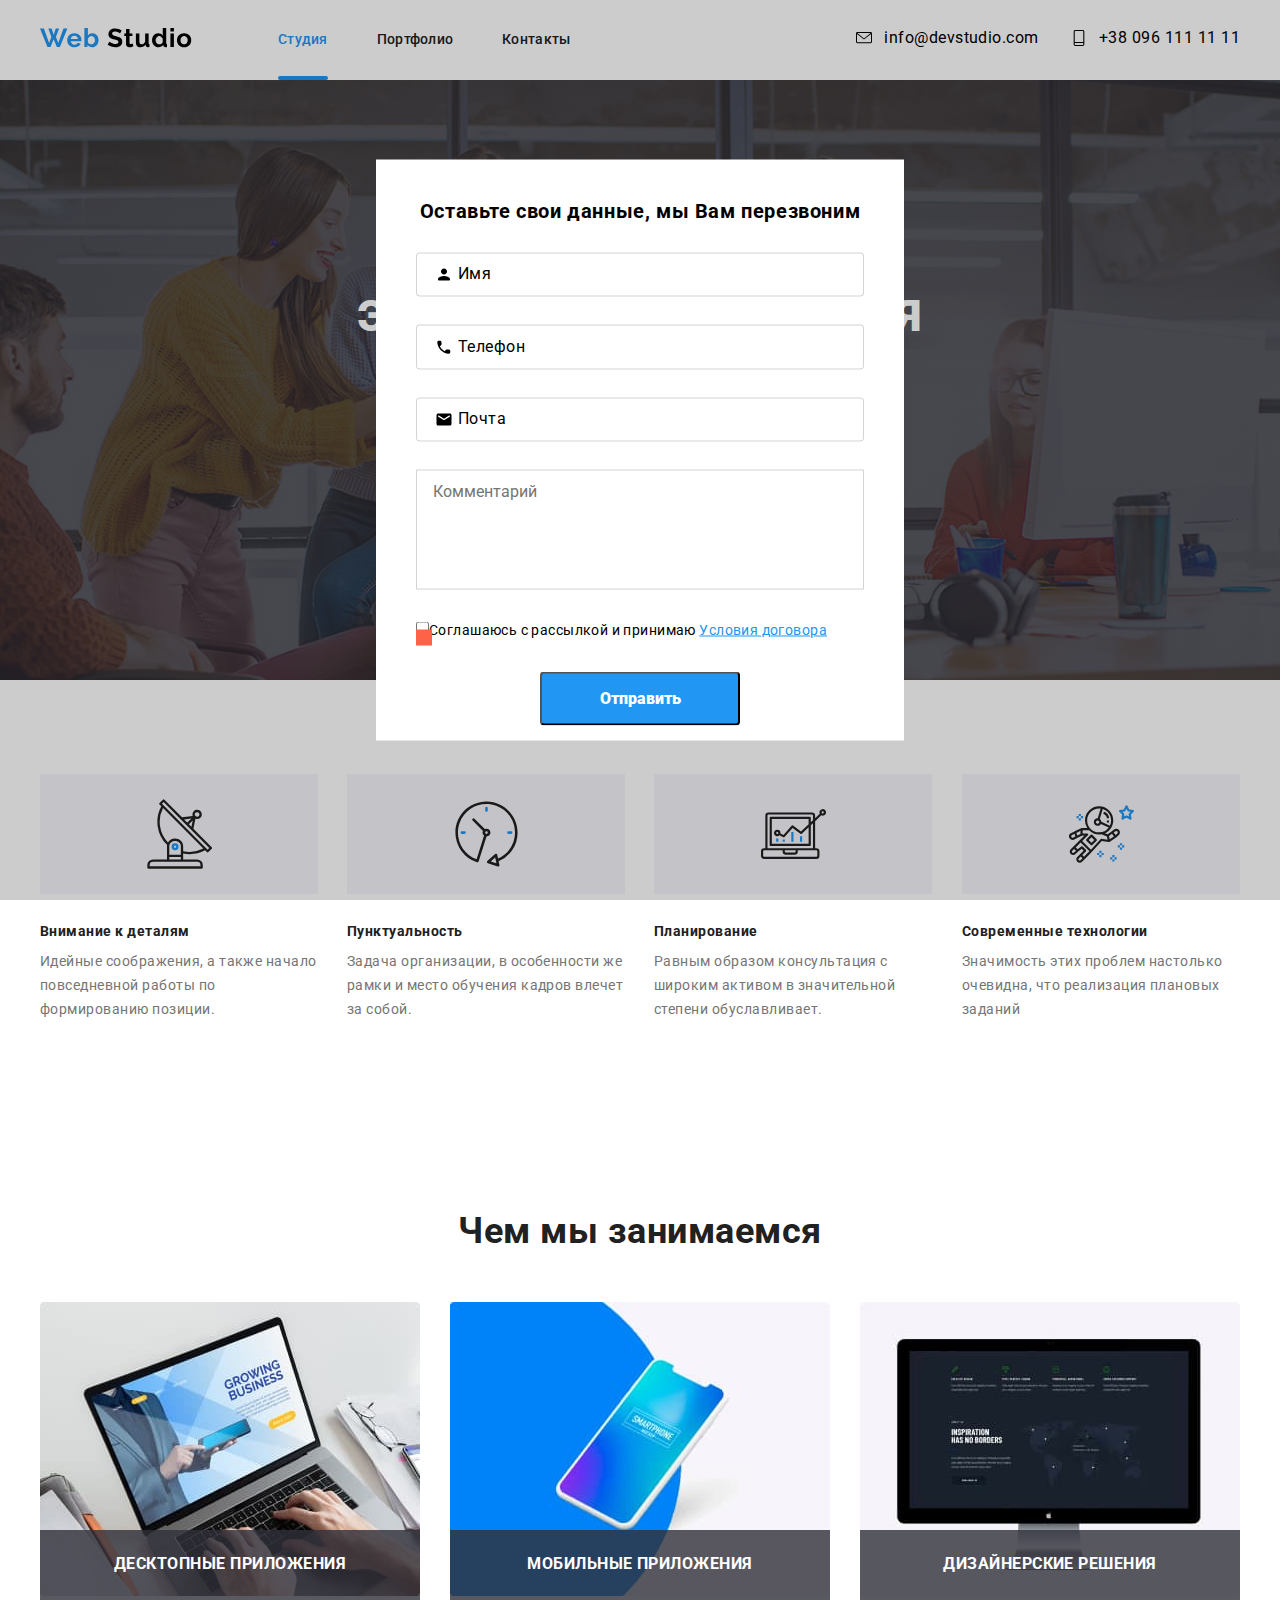
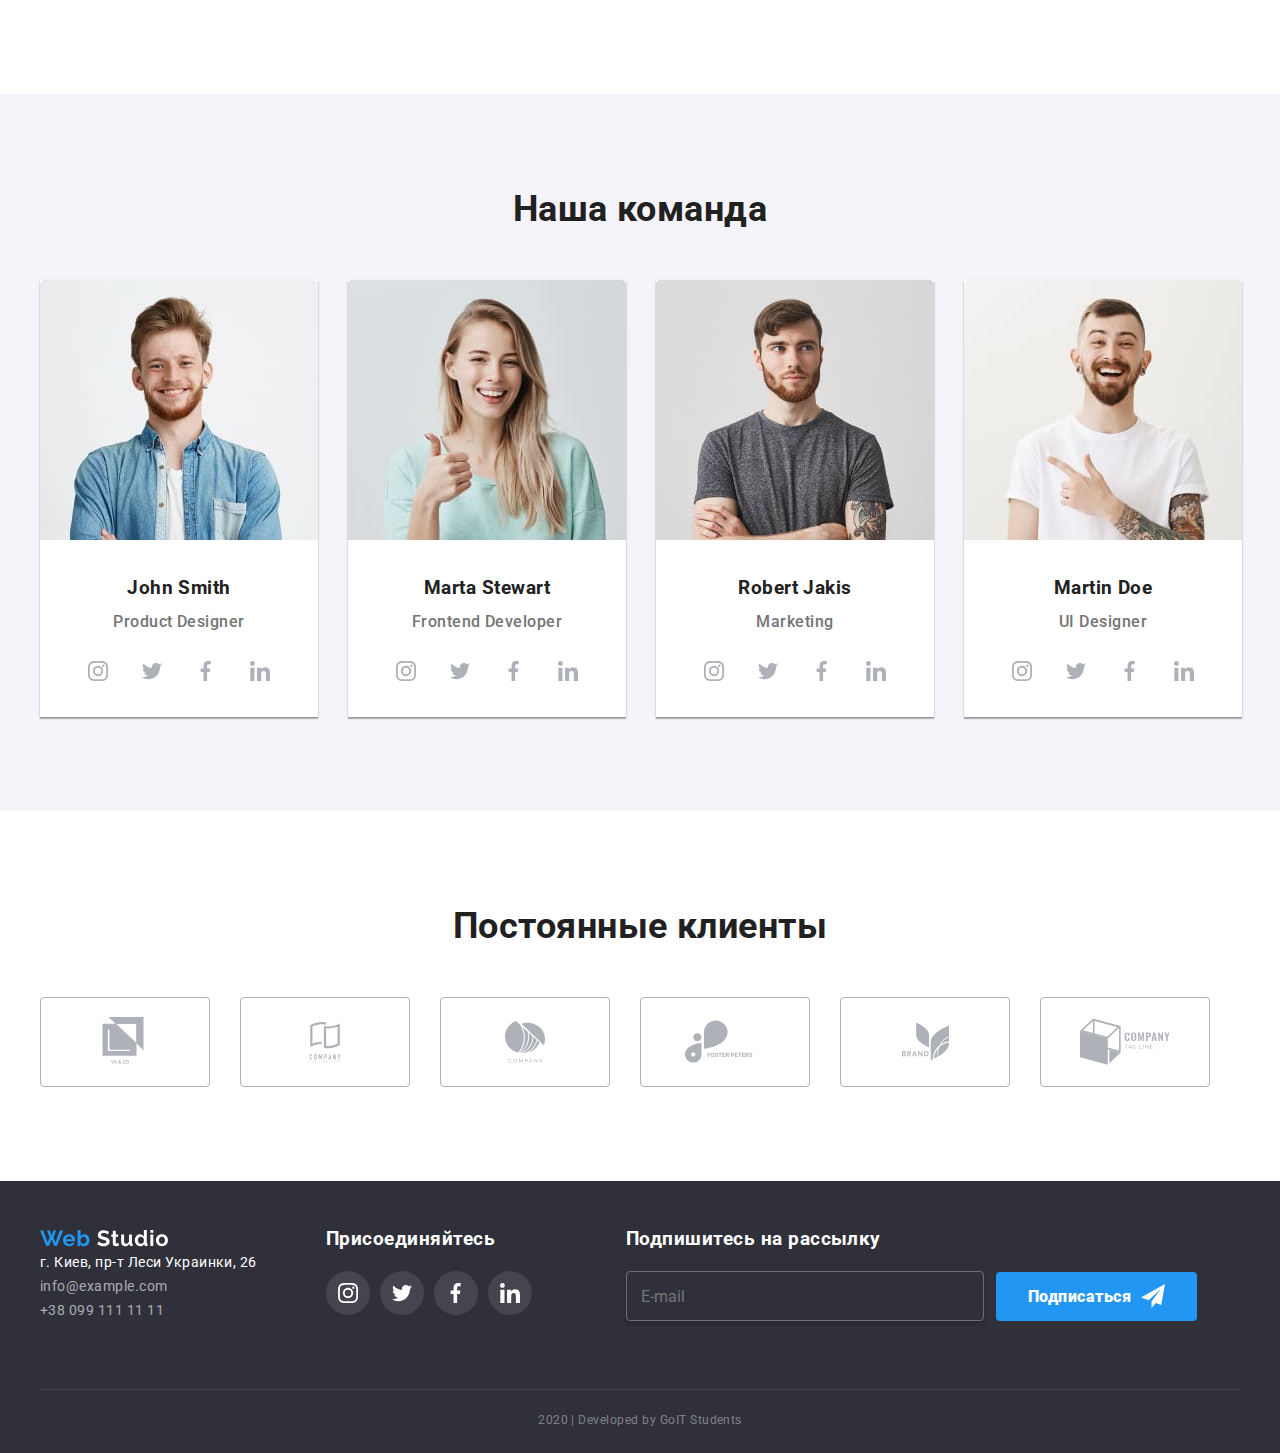
<file: index.html>
<!DOCTYPE html>
<html lang="ru">
  <head>
    <meta charset="UTF-8" />
    <meta name="viewport" content="width=device-width, initial-scale=1.0" />
    <title>Web Studio | Main</title>
    <link
      href="https://fonts.googleapis.com/css2?family=Roboto:wght@400;500;700;900&display=swap"
      rel="stylesheet"
    />
    <link
      rel="stylesheet"
      href="https://cdnjs.cloudflare.com/ajax/libs/modern-normalize/0.6.0/modern-normalize.min.css"
    />
    <link rel="stylesheet" href="./css/styles.css" />
  </head>
  <body>
    <header class="page-header">
      <nav class="container main-nav">
        <a href="./index.html">
          <img src="./images/logo.svg" alt="Логотип" />
        </a>
        <ul class="site-nav list">
          <li class="item">
            <a class="link current" href="./index.html">Студия</a>
          </li>
          <li class="item">
            <a class="link" href="./portfolio.html">Портфолио</a>
          </li>
          <li class="item">
            <a class="link" href="">Контакты</a>
          </li>
        </ul>
        <ul class="auth-nav">
          <li class="item">
            
            <a class="auth-icon" href="mailto:info@devstudio.com">
               <svg class="auth">
              <use href="./images/optimized/sprite.svg#icon-mail"></use>
            </svg> info@devstudio.com</a>
          </li>
          <li class="item">
            <a class="auth-icon" href="Tel:+380961111111"><svg class="auth">
              <use href="./images/optimized/sprite.svg#icon-phone"></use>
            </svg>+38 096 111 11 11</a>
          </li>
        </ul>
      </nav>
    </header>
    <main>
      <!--Герой-->
      <section class="hero">
        <h1 class="title">ЭФФЕКТИВНЫЕ РЕШЕНИЯ </br> ДЛЯ ВАШЕГО БИЗНЕСА</h1>
        <a class="button" href="">Заказать услугу</a>
      </section>
      <!--Наши преимущества-->
      <div class="container">
        <section class="section">
          <h2 class="hidden">Наши преимущества</h2>
          <ul class="features main-features">
            <li class="item">
              <div class="box">
                <svg class="icon" width="65" height="70">
                  <use href="./images/optimized/sprite.svg#icon-details"></use>
                </svg>
              </div>
              <h3 class="title">Внимание к деталям</h3>
              <p class="description">
                Идейные соображения, а также начало повседневной работы по
                формированию позиции.
              </p>
            </li>
            <li class="item">
              <div class="box">
                <svg class="icon" width="65" height="70">
                  <use href="./images/optimized/sprite.svg#icon-punctuality"></use>
                </svg>
              </div>
              <h3 class="title">Пунктуальность</h3>
              <p class="description">
                Задача организации, в особенности же рамки и место обучения
                кадров влечет за собой.
              </p>
            </li>
            <li class="item">
              <div class="box">
                <svg class="icon" width="65" height="70">
                  <use href="./images/optimized/sprite.svg#icon-planning"></use>
                </svg>
              </div>
              <h3 class="title">Планирование</h3>
              <p class="description">
                Равным образом консультация с широким активом в значительной
                степени обуславливает.
              </p>
            </li>
            <li class="item">
              <div class="box">
                <svg class="icon" width="65" height="70">
                  <use href="./images/optimized/sprite.svg#icon-technologies"></use>
                </svg>
              </div>
              <h3 class="title">Современные технологии</h3>
              <p class="description">
                Значимость этих проблем настолько очевидна, что реализация
                плановых заданий
              </p>
            </li>
          </ul>
        </section>
      </div>
      <!--Чем мы занимаемся-->
      <div class="container">
        <section class="section">
          <h2 class="section-title">Чем мы занимаемся</h2>
          <ul class="duties">
            <li class="title">
              <img
                src="./images/optimized/desktop.jpg"
                alt="десктопные приложения"
                width="380"
              />
              <div class="caption"><h3>Десктопные приложения</h3></div>
            </li>
            <li class="title">
              <img
                src="./images/optimized/mobile.jpg"
                alt="мобильные приложения"
                width="380"
              />
              <h3 class="caption">Мобильные приложения</h3>
            </li>
            <li class="title">
              <img
                src="./images/optimized/solutions.jpg"
                alt="Дизайнерские решения"
                width="380"
              />
              <h3 class="caption">Дизайнерские решения</h3>
            </li>
          </ul>
        </section>
      </div>
      <!--Наша команда-->
      <div class="team">
        <div class="container">
          <section class="section">
            <h2 class="section-title">Наша команда</h2>
            <ul class="members">
              <li class="name">
                <img
                  class="photo"
                  src="./images/optimized/john_smith.jpg"
                  alt="John Smith"
                  width="278"
                />
                <h3 lang="en">John Smith</h3>
                <p class="position" lang="en">Product Designer</p>
                <ul class="iconlist">
                  <li class="network-button">
                    <a class="team-network" href=""><svg class="icon" width="20" height="20">
                        <use href="./images/optimized/sprite.svg#icon-team-insta"></use>
                      </svg>
                    </a>
                  </li>
                  <li class="network-button">
                    <a class="team-network" href="" aria-label="Twitter"
                      ><svg class="icon" width="20" height="20">
                        <use href="./images/optimized/sprite.svg#icon-team-twitter"></use>
                      </svg>
                    </a>
                  </li>
                  <li class="network-button">
                    <a class="team-network" href="" aria-label="Facebook"
                      ><svg class="icon" width="20" height="20">
                        <use href="./images/optimized/sprite.svg#icon-team-fb"></use>
                      </svg>
                    </a>
                  </li>
                  <li class="network-button">
                    <a class="team-network" href="" aria-label="Linkedin">
                      <svg class="icon" width="20" height="20">
                        <use href="./images/optimized/sprite.svg#icon-team-lin"></use>
                      </svg>
                    </a>
                  </li>
                </ul>
              </li>
              <li class="name">
                <img
                  class="photo"
                  src="./images/optimized/marta_stewart.jpg"
                  alt="Marta Stewart"
                  width="278"
                />
                <h3 lang="en">Marta Stewart</h3>
                <p class="position" lang="en">Frontend Developer</p>
                <ul class="iconlist">
                  <li class="network-button">
                    <a class="team-network" href="" aria-label="Instagram"
                      ><svg class="icon" width="20" height="20">
                        <use href="./images/optimized/sprite.svg#icon-team-insta"></use>
                      </svg>
                    </a>
                  </li>
                  <li class="network-button">
                    <a class="team-network" href="" aria-label="Twitter"
                      ><svg class="icon" width="20" height="20">
                        <use href="./images/optimized/sprite.svg#icon-team-twitter"></use>
                      </svg>
                    </a>
                  </li>
                  <li class="network-button">
                    <a class="team-network" href="" aria-label="Facebook"
                      ><svg class="icon" width="20" height="20">
                        <use href="./images/optimized/sprite.svg#icon-team-fb"></use>
                      </svg>
                    </a>
                  </li>
                  <li class="network-button">
                    <a class="team-network" href="" aria-label="Linkedin">
                      <svg class="icon" width="20" height="20">
                        <use href="./images/optimized/sprite.svg#icon-team-lin"></use>
                      </svg>
                    </a>
                  </li>
                </ul>
              </li>
              <li class="name">
                <img
                  class="photo"
                  src="./images/optimized/robert_jakis.jpg"
                  alt="Robert Jakis"
                  width="278"
                />
                <h3 lang="en">Robert Jakis</h3>
                <p class="position" lang="en">Marketing</p>
                <ul class="iconlist">
                  <li class="network-button">
                    <a class="team-network" href="" aria-label="Instagram"
                      ><svg class="icon" width="20" height="20">
                        <use href="./images/optimized/sprite.svg#icon-team-insta"></use>
                      </svg>
                    </a>
                  </li>
                  <li class="network-button">
                    <a class="team-network" href="" aria-label="Twitter"
                      ><svg class="icon" width="20" height="20">
                        <use href="./images/optimized/sprite.svg#icon-team-twitter"></use>
                      </svg>
                    </a>
                  </li>
                  <li class="network-button">
                    <a class="team-network" href="" aria-label="Facebook"
                      ><svg class="icon" width="20" height="20">
                        <use href="./images/optimized/sprite.svg#icon-team-fb"></use>
                      </svg>
                    </a>
                  </li>
                  <li class="network-button">
                    <a class="team-network" href="" aria-label="Linkedin">
                      <svg class="icon" width="20" height="20">
                        <use href="./images/optimized/sprite.svg#icon-team-lin"></use>
                      </svg>
                    </a>
                  </li>
                </ul>
              </li>
              <li class="name">
                <img
                  class="photo"
                  src="./images/optimized/martin_doe.jpg"
                  alt="Martin Doe"
                  width="278"
                />
                <h3 lang="en">Martin Doe</h3>
                <p class="position" lang="en">UI Designer</p>
                <ul class="iconlist">
                  <li class="network-button">
                    <a class="team-network" href="" aria-label="Instagram"
                      ><svg class="icon" width="20" height="20">
                        <use href="./images/optimized/sprite.svg#icon-team-insta"></use>
                      </svg>
                    </a>
                  </li>
                  <li class="network-button">
                    <a class="team-network" href="" aria-label="Twitter"
                      ><svg class="icon" width="20" height="20">
                        <use href="./images/optimized/sprite.svg#icon-team-twitter"></use>
                      </svg>
                    </a>
                  </li>
                  <li class="network-button">
                    <a class="team-network" href="" aria-label="Facebook"
                      ><svg class="icon" width="20" height="20">
                        <use href="./images/optimized/sprite.svg#icon-team-fb"></use>
                      </svg>
                    </a>
                  </li>
                  <li class="network-button">
                    <a class="team-network" href="" aria-label="Linkedin">
                      <svg class="icon" width="20" height="20">
                        <use href="./images/optimized/sprite.svg#icon-team-lin"></use>
                      </svg>
                    </a>
                  </li>
                </ul>
              </li>
            </ul>
          </section>
        </div>
      </div>
      <!--Постоянные клиенты-->
      <div class="container">
        <section class="section">
          <h2 class="section-title">Постоянные клиенты</h2>
          <ul class="clients">
            <li class="item">
              <div class="company-box"><svg class="icon" width="50" height="50">
                <use href="./images/optimized/sprite.svg#icon-company1"></use>
              </svg>
              </div>
            </li>
            <li class="item">
              <div class="company-box"><svg class="icon" width="40" height="50">
                  <use href="./images/optimized/sprite.svg#icon-company2"></use>
                </svg>
              </div>
            </li>
            <li class="item">
              <div class="company-box"><svg class="icon" width="42" height="42">
                  <use href="./images/optimized/sprite.svg#icon-company3"></use>
                </svg>
              </div>
            </li>
            <li class="item">
              <div class="company-box"><svg class="icon" width="80" height="80">
                  <use href="./images/optimized/sprite.svg#icon-company4"></use>
                </svg>
              </div>
            </li>
            <li class="item">
              <div class="company-box"><svg class="icon" width="59" height="47">
                  <use href="./images/optimized/sprite.svg#icon-company5"></use>
                </svg>
              </div>
            </li>
            <li class="item">
              <div class="company-box"><svg class="icon" width="90" height="90">
                  <use href="./images/optimized/sprite.svg#icon-company6"></use>
                </svg>
              </div>
            </li>
          </ul>
        </section>
      </div>
      
      <!-- Модальное окно   -->
      <div class="backdrop is-hidden">
        <div class="modal">
          <h2 class="title">Оставьте свои данные, мы Вам перезвоним</h2>
          <form class="form">
            <div class="form-group"><input class="form-input" type="text" id="name" placeholder=" "><label for="name" class="form-label">Имя</label><svg class="icon" width="18" height="18">
              <use href="./images/optimized/sprite2.svg#icon-name"></use>
            </svg></div>
            <div class="form-group"><input class="form-input" type="tel" id="tel" placeholder=" "><label for="tel" class="form-label">Телефон</label><svg class="icon" width="18" height="18">
              <use href="./images/optimized/sprite2.svg#icon-phone"></use>
            </svg></div>
            <div class="form-group"><input class="form-input" type="email" id="mail" placeholder=" "><label for="mail" class="form-label">Почта</label><svg class="icon" width="18" height="18">
              <use href="./images/optimized/sprite2.svg#icon-email"></use>
            </svg></div>
            <div class="form-group"><textarea class="comment" name="comment" rows="4" placeholder="Комментарий"></textarea></div>
            <div class="form-checkbox"><label class="checkbox-label"><input class="checkbox" type="checkbox">Соглашаюсь с рассылкой и принимаю <a class="deal-link" href="">Условия договора</a><span class="checkbox-icon"></span>
              <!-- <svg class="checkbox-icon" width="16" height="16"><use href="./images/optimized/sprite#icon-team-fb></use></svg> -->
            </label></div>
            <div class="modal-button"><button class="button" type="submit">Отправить</button></div>
          </form>
        </div>
      </div>
    </main>
    <!--футер-->

    <footer class="page-footer">
      <div class="container">
        <div class="footer">
          <div class="address-list">
            <a href="./index.html"
              ><img src="./images/logo-footer.svg" alt="logo"
            /></a>
            <address class="address">
              г. Киев, пр-т Леси Украинки, 26 <br />
              <a class="info" href="mailto:info@example.com"
                >info@example.com</a
              >
              <br />
              <a class="info" href="tel:+38 099 111 11 11">+38 099 111 11 11</a>
            </address>
          </div>
          <div class="network-list">
            <h3 class="footer-title">Присоединяйтесь</h3>
            <ul class="social">
              <li class="network-button">
                <a class="footer-network" href="" aria-label="Instagram">
                  <svg class="icon">
                    <use href="./images/optimized/sprite.svg#icon-team-insta"></use>
                  </svg>
                </a>
              </li>
              <li class="network-button">
                <a class="footer-network" href="" aria-label="Twitter">
                  <svg class="icon">
                    <use href="./images/optimized/sprite.svg#icon-team-twitter"></use>
                  </svg>
                </a>
              </li>
              <li class="network-button">
                <a class="footer-network" href="" aria-label="facebook">
                  <svg class="icon">
                    <use href="./images/optimized/sprite.svg#icon-team-fb"></use>
                  </svg>
                </a>
              </li>
              <li class="network-button">
                <a class="footer-network" href="" aria-label="linkedin">
                  <svg class="icon">
                    <use href="./images/optimized/sprite.svg#icon-team-lin"></use>
                  </svg>
                </a>
              </li>
            </ul>
          </div>
          <div class="subscribe-form">
            <h3 class="footer-title">Подпишитесь на рассылку</h3>
            <div class="subscribe"><form>
            <label class="subscribe-input">
                <input class="email" type="email" name="email" placeholder="E-mail">
            </label>
            </form>
            <a class="button" href="">Подписаться <svg class="subscribe-button"><use href="./images/optimized/sprite.svg#icon-footer-subscribe"></use></svg></a></div>
          </div>
        </div>
        <p class="copyright">2020 | Developed by GoIT Students</p>
      </div>
    </footer>
  </body>
</html>
</file>
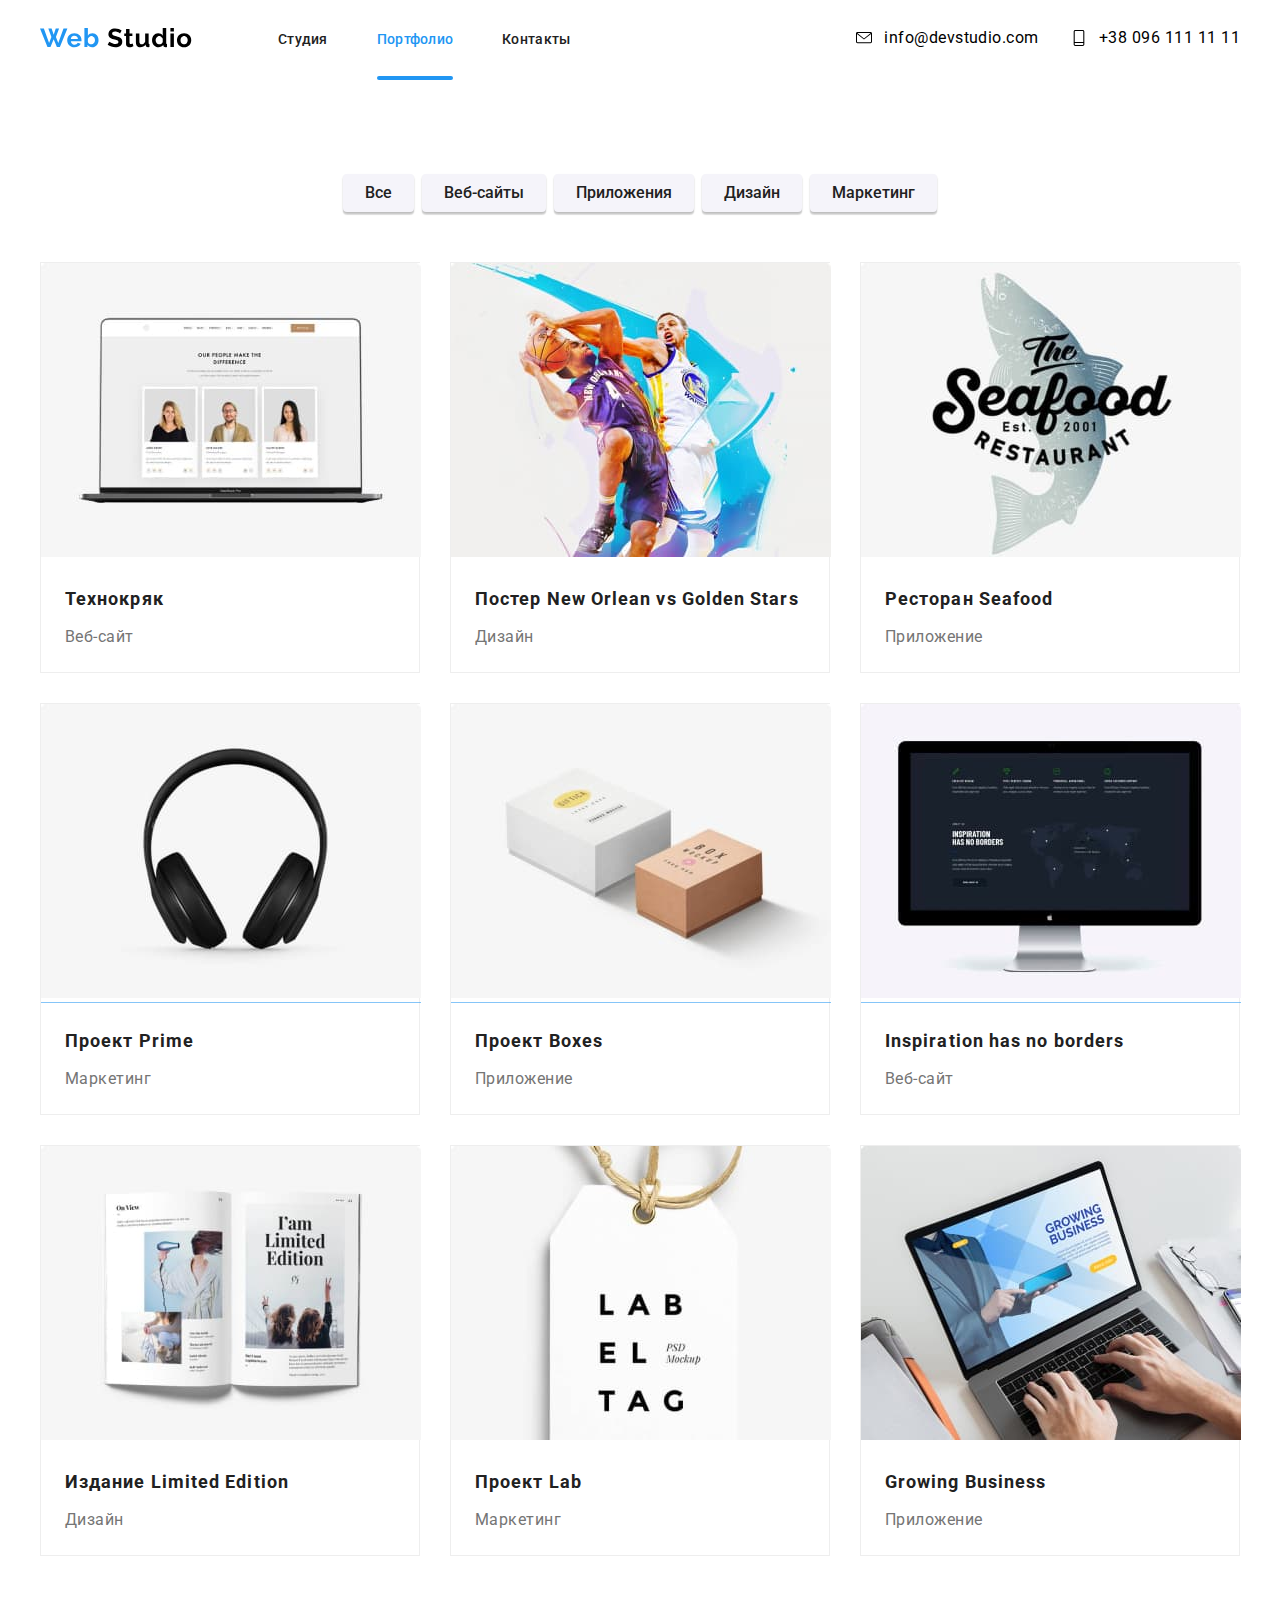
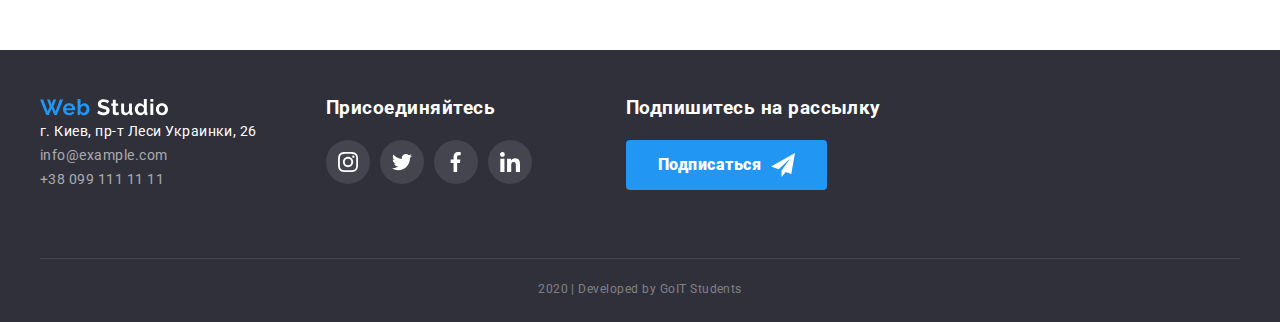
<file: portfolio.html>
<!DOCTYPE html>
<html lang="ru">
  <head>
    <meta charset="UTF-8" />
    <meta name="viewport" content="width=device-width, initial-scale=1.0" />
    <title>Web Studio | Portfolio</title>
    <link
      href="https://fonts.googleapis.com/css2?family=Roboto:wght@400;500;700;900&display=swap"
      rel="stylesheet"
    />
    <link
      rel="stylesheet"
      href="https://cdnjs.cloudflare.com/ajax/libs/modern-normalize/0.6.0/modern-normalize.min.css"
    />
    <link rel="stylesheet" href="./css/styles.css" />
  </head>

  <body>
    <header class="page-header">
      <nav class="container main-nav">
        <a href="./index.html">
          <img src="./images/logo.svg" alt="Логотип" />
        </a>
        <ul class="site-nav list">
          <li class="item">
            <a class="link" href="./index.html">Студия</a>
          </li>
          <li class="item">
            <a class="link current" href="./portfolio.html">Портфолио</a>
          </li>
          <li class="item">
            <a class="link" href="">Контакты</a>
          </li>
        </ul>
        <ul class="auth-nav">
          <li class="item">
            <a class="auth-icon" href="mailto:info@devstudio.com">
              <svg class="auth">
                <use href="./images/optimized/sprite.svg#icon-mail"></use>
              </svg>
              info@devstudio.com</a
            >
          </li>
          <li class="item">
            <a class="auth-icon" href="Tel:+380961111111"
              ><svg class="auth">
                <use href="./images/optimized/sprite.svg#icon-phone"></use></svg
              >+38 096 111 11 11</a
            >
          </li>
        </ul>
      </nav>
    </header>
    <main>
      <!--Фильтры-->
      <div class="container">
        <div class="filter-buttons">
          <h1 class="hidden">Наши Проекты</h1>
          <section>
            <ul class="filter">
              <li class="item">
                <button class="title" type="button">Все</button>
              </li>
              <li class="item">
                <button class="title" type="button">Веб-сайты</button>
              </li>
              <li class="item">
                <button class="title" type="button">Приложения</button>
              </li>
              <li class="item">
                <button class="title" type="button">Дизайн</button>
              </li>
              <li class="item">
                <button class="title" type="button">Маркетинг</button>
              </li>
            </ul>
          </section>
        </div>
      </div>

      <!--Проекты-->
      <div class="container">
        <div class="project-section">
          <section>
            <ul class="project-list">
              <li class="project">
                <a href="">
                  <div class="image">
                    <img
                      src="./images/optimized/techcrack.jpg"
                      alt="Технокряк"
                      width="380"
                    />

                    <div class="text">
                      <p>
                        Технокряк это современная площадка распространения
                        коронавируса. Компании используют эту платформу для
                        цифрового шпионажа и атак на защищённые сервера
                        конкурентов.
                      </p>
                    </div>
                  </div>    
                  <h2 class="title">Технокряк</h2>
                  <p class="description">Веб-сайт</p>
                </a>
              </li>
              <li class="project">
                <a href="">
                  <div class="image">
                    <img
                      src="./images/optimized/poster.jpg"
                      alt="Постер"
                      width="380"
                    />

                    <div class="text">
                      <p>
                        Технокряк это современная площадка распространения
                        коронавируса. Компании используют эту платформу для
                        цифрового шпионажа и атак на защищённые сервера
                        конкурентов.
                      </p>
                    </div>
                  </div>
                  <h2 class="title">Постер New Orlean vs Golden Stars</h2>
                  <p class="description">Дизайн</p>
                </a>
              </li>
              <li class="project">
                <a href="">
                  <div class="image">
                    <img
                      src="./images/optimized/seafood.jpg"
                      alt="Ресторан Seafood"
                      width="380"
                    />
                    <div class="text">
                      <p>
                        Технокряк это современная площадка распространения
                        коронавируса. Компании используют эту платформу для
                        цифрового шпионажа и атак на защищённые сервера
                        конкурентов.
                      </p>
                    </div>
                  </div>
                  <h2 class="title">Ресторан Seafood</h2>
                  <p class="description">Приложение</p>
                </a>
              </li>
              <li class="project">
                <a href="">
                  <div class="image">
                    <img
                      src="./images/optimized/prime-project.jpg"
                      alt="Проект Prime"
                      width="380"
                    />
                    <div>
                      <p class="text">
                        Технокряк это современная площадка распространения
                        коронавируса. Компании используют эту платформу для
                        цифрового шпионажа и атак на защищённые сервера
                        конкурентов.
                      </p>
                    </div>
                  </div>
                  <h2 class="title">Проект Prime</h2>
                  <p class="description">Маркетинг</p>
                </a>
              </li>
              <li class="project">
                <a href="">
                  <div class="image">
                    <img
                      src="./images/optimized/boxes-project.jpg"
                      alt="Проект Boxes"
                      width="380"
                    />
                    <div class="text">
                      <p>
                        Технокряк это современная площадка распространения
                        коронавируса. Компании используют эту платформу для
                        цифрового шпионажа и атак на защищённые сервера
                        конкурентов.
                      </p>
                    </div>
                  </div>
                  <h2 class="title">Проект Boxes</h2>
                  <p class="description">Приложение</p>
                </a>
              </li>
              <li class="project">
                <a href="">
                  <div class="image">
                    <img
                      src="./images/optimized/inspiration.jpg"
                      alt="Inspiration has no borders"
                      width="380"
                    />
                    <div class="text">
                      <p>
                        Технокряк это современная площадка распространения
                        коронавируса. Компании используют эту платформу для
                        цифрового шпионажа и атак на защищённые сервера
                        конкурентов.
                      </p>
                    </div>
                  </div>
                  <h2 class="title">Inspiration has no borders</h2>
                  <p class="description">Веб-сайт</p>
                </a>
              </li>
              <li class="project">
                <a href="">
                  <div class="image">
                    <img
                      src="./images/optimized/limited-edition.jpg"
                      alt="Издание Limited Edition"
                      width="380"
                    />
                    <div class="text">
                      <p>
                        Технокряк это современная площадка распространения
                        коронавируса. Компании используют эту платформу для
                        цифрового шпионажа и атак на защищённые сервера
                        конкурентов.
                      </p>
                    </div>
                  </div>
                  <h2 class="title">Издание Limited Edition</h2>
                  <p class="description">Дизайн</p>
                </a>
              </li>
              <li class="project">
                <a href="">
                  <div class="image">
                    <img
                      src="./images/optimized/lab-project.jpg"
                      alt="Проект Lab"
                      width="380"
                    />
                    <div class="text">
                      <p>
                        Технокряк это современная площадка распространения
                        коронавируса. Компании используют эту платформу для
                        цифрового шпионажа и атак на защищённые сервера
                        конкурентов.
                      </p>
                    </div>
                  </div>
                  <h2 class="title">Проект Lab</h2>
                  <p class="description">Маркетинг</p>
                </a>
              </li>
              <li class="project">
                <a href="">
                  <div class="image">
                    <img
                      src="./images/optimized/growing-business.jpg"
                      alt="Growing Business"
                      width="380"
                    />
                    <div class="text">
                      <p>
                        Технокряк это современная площадка распространения
                        коронавируса. Компании используют эту платформу для
                        цифрового шпионажа и атак на защищённые сервера
                        конкурентов.
                      </p>
                    </div>
                  </div>
                  <h2 class="title">Growing Business</h2>
                  <p class="description">Приложение</p>
                </a>
              </li>
            </ul>
          </section>
        </div>
      </div>
    </main>

    <!--футер-->
    <footer class="page-footer">
      <div class="container">
        <div class="footer">
          <div class="address-list">
            <a href="./index.html"
              ><img src="./images/logo-footer.svg" alt="logo"
            /></a>
            <address class="address">
              г. Киев, пр-т Леси Украинки, 26 <br />
              <a class="info" href="mailto:info@example.com"
                >info@example.com</a
              >
              <br />
              <a class="info" href="tel:+38 099 111 11 11">+38 099 111 11 11</a>
            </address>
          </div>
          <div class="network-list">
            <h3 class="footer-title">Присоединяйтесь</h3>
            <ul class="social">
              <li class="network-button">
                <a class="footer-network" href="" aria-label="Instagram">
                  <svg class="icon">
                    <use
                      href="./images/optimized/sprite.svg#icon-team-insta"
                    ></use>
                  </svg>
                </a>
              </li>
              <li class="network-button">
                <a class="footer-network" href="" aria-label="Twitter">
                  <svg class="icon">
                    <use
                      href="./images/optimized/sprite.svg#icon-team-twitter"
                    ></use>
                  </svg>
                </a>
              </li>
              <li class="network-button">
                <a class="footer-network" href="" aria-label="facebook">
                  <svg class="icon">
                    <use
                      href="./images/optimized/sprite.svg#icon-team-fb"
                    ></use>
                  </svg>
                </a>
              </li>
              <li class="network-button">
                <a class="footer-network" href="" aria-label="linkedin">
                  <svg class="icon">
                    <use
                      href="./images/optimized/sprite.svg#icon-team-lin"
                    ></use>
                  </svg>
                </a>
              </li>
            </ul>
          </div>
          <div class="subscribe-form">
            <h3 class="footer-title">Подпишитесь на рассылку</h3>
            <a class="button" href=""
              >Подписаться
              <svg class="subscribe-button">
                <use
                  href="./images/optimized/sprite.svg#icon-footer-subscribe"
                ></use></svg
            ></a>
          </div>
        </div>
        <p class="copyright">2020 | Developed by GoIT Students</p>
      </div>
    </footer>
  </body>
</html>
</file>
<file: css/styles.css>
html {
  box-sizing: border-box;
}

*,
*::before,
*::after {
  box-sizing: inherit;
}

:root {
  --accent-colour: #2196f3;
  --bg-colour: #ffffff;
  --secondary-bg-colour: #f5f4fa;
  --primary-text-colour: #212121;
  --secondary-text-colour: #757575;
  --primary-white-colour: #ffffff;
  --box-bg-colour: rgba(47, 48, 58, 0.8);
  --icon-colour: #afb1b8;
}

body {
  background-color: var(--bg-colour);
  font-family: Roboto, sans-serif;
  letter-spacing: 0.03em;
}

a {
  text-decoration: none;
}

ul {
  list-style: none;
  margin: 0;
  padding: 0;
}
h1,
h2,
h3,
h4,
p {
  padding: 0;
  margin: 0;
}

.section {
  padding-bottom: 94px;
}

.main-nav {
  display: flex;
  align-items: center;
}

/* Site Navigation */
.site-nav {
  display: flex;
  margin-left: 86px;
}

.site-nav .item {
  margin-right: 49px;
  position: relative;
}
.site-nav .item:last-child {
  margin-right: 0;
}

.site-nav .link {
  display: block;
  padding-top: 32px;
  padding-bottom: 32px;
  color: var(--primary-text-colour);
  font-weight: 500;
  font-size: 14px;
  line-height: 1.14;
  letter-spacing: 0.02em;
  cursor: pointer;
}

.site-nav .current {
  color: var(--accent-colour);
}

.site-nav .link:hover,
.site-nav .link:focus {
  color: var(--accent-colour);
  transition: color 250ms cubic-bezier(0.4, 0, 0.2, 1);
}

.site-nav .link::after {
  transform: scaleX(0);
  transition: transform 250ms cubic-bezier(0.4, 0, 0.2, 1);
  display: block;
  content: "";
  width: 100%;
  height: 4px;
  background: var(--accent-colour);
  border-radius: 2px;
  position: absolute;
  bottom: 0;
  left: 0;
}

.site-nav .link:hover::after {
  transform: scaleX(1);
}
.site-nav .current::after {
  display: block;
  content: "";
  width: 100%;
  height: 4px;
  background: var(--accent-colour);
  border-radius: 2px;
  position: absolute;
  bottom: 0;
  left: 0;
  transform: none;
}

.auth-nav {
  display: flex;
  margin-left: auto;
}
.auth-nav .item {
  margin-right: 30px;
}

.auth-nav .item + .item {
  margin-right: 0;
}
.auth-icon {
  display: inline-flex;
  padding: 0;
  border: none;
  color: black;
  cursor: pointer;
}

.auth-icon:hover,
.auth-icon:focus {
  color: var(--accent-colour);
  /* fill: var(--accent-colour); */
  transition: color 250ms cubic-bezier(0.4, 0, 0.2, 1);
}

.auth-icon:hover svg,
.auth-icon:focus {
  fill: var(--accent-colour);
  transition: fill 250ms cubic-bezier(0.4, 0, 0.2, 1);
}

.auth {
  fill: black;
  width: 20px;
  height: 16px;
  align-self: center;
  margin-right: 10px;
}

.auth:hover {
  fill: var(--accent-colour);
}

/* .page-header {
  padding-top: 24px;
  padding-bottom: 24px;
} */

.container {
  width: 1230px;
  padding: 0px 15px;
  margin-left: auto;
  margin-right: auto;
}
.section-title {
  padding-top: 94px;
  padding-bottom: 50px;
  color: var(--primary-text-colour);
  font-weight: 700;
  font-size: 36px;
  line-height: 1.17;
  text-align: center;
}
.hero {
  text-align: center;
  margin-bottom: 94px;
  height: 600px;
  max-width: 1600px;
  margin-left: auto;
  margin-right: auto;
  background-image: linear-gradient(
      to right,
      rgba(47, 48, 58, 0.8),
      rgba(47, 48, 58, 0.8)
    ),
    url(../images/Hero-bg.jpg);
  background-repeat: no-repeat;
  background-size: cover;
  background-position: center;
}
.hero .title {
  margin-top: 0;
  padding-top: 200px;
  margin-bottom: 46px;
  font-weight: 900;
  font-size: 44px;
  color: white;
  line-height: 1.65;
  text-align: center;
  text-transform: uppercase;
}
.button {
  border-radius: 4px;
  padding: 10px 32px;
  display: inline-flex;
  min-width: 200px;
  color: var(--primary-white-colour);
  background-color: var(--accent-colour);
  font-weight: 900;
  font-size: 16px;
  line-height: 1.87;
  text-align: center;
  justify-content: center;
  align-self: center;
  cursor: pointer;
}
/* Features */
.features {
  display: flex;
}

.features .box {
  display: flex;
  justify-content: center;
  align-items: center;
  background-color: var(--secondary-bg-colour);
  width: 278px;
  height: 120px;
  margin-bottom: 30px;
}

.features .box .title {
  margin-bottom: 10px;
}

/* .features .box:hover {
  background-color: var(--accent-colour); }*/

.features .item {
  margin-right: 29px;
}
.features .item:last-child {
  margin-right: 0px;
}
.features .title {
  color: var(--primary-text-colour);
  font-weight: 700;
  font-size: 14px;
  line-height: 1.14;
  margin-bottom: 10px;
}
.features .description {
  color: var(--secondary-text-colour);
  font-size: 14px;
  line-height: 1.71;
  margin-top: 0;
}

/* Duties */
.duties {
  display: flex;
}

.duties .title {
  color: var(--primary-white-colour);
  /* display: flex; */
  font-weight: 700;
  font-size: 14px;
  line-height: 1.14;
  text-align: center;
  text-transform: uppercase;
  margin-right: 30px;
  position: relative;
}
.duties .title:last-child {
  margin-right: 0;
}

.duties .caption {
  display: inline-flex;
  position: absolute;
  height: 70px;
  width: 100%;
  text-align: center;
  justify-content: center;
  align-items: center;

  background-color: rgba(47, 48, 58, 0.8);
  bottom: 0;
  left: 0;
}
/* Team */

.team {
  background-color: var(--secondary-bg-colour);
}

.team .members {
  display: flex;
}
.team .photo {
  margin-bottom: 30px;
}
.team .name {
  background-color: var(--primary-white-colour);
  box-shadow: 0px 2px 1px rgba(0, 0, 0, 0.2), 0px 1px 1px rgba(0, 0, 0, 0.14),
    0px 1px 3px rgba(0, 0, 0, 0.12);
  color: var(--primary-text-colour);
  font-weight: 500;
  font-size: 16px;
  line-height: 1.36;
  text-align: center;
  margin-right: 30px;
  padding-bottom: 24px;
}
.team .name:last-child {
  margin-right: 0;
}
.team h3 {
  margin-bottom: 10px;
}
.team .position {
  color: var(--secondary-text-colour);
  font-size: 16px;
  line-height: 1.36;
  text-align: center;
  margin-bottom: 16px;
}
.iconlist {
  display: flex;
  justify-content: center;
  align-items: center;
}

.network-button {
  display: flex;
  width: 44px;
  height: 44px;
  justify-content: center;
  align-items: center;
  cursor: pointer;
}
.network-button .icon {
  /* justify-content: center;
  align-items: center; */
  width: 20px;
  height: 20px;
  fill: var(--icon-colour);
}
.team-network {
  display: flex;
  width: 44px;
  height: 44px;
  border-radius: 50%;
  justify-content: center;
  align-items: center;
}

.network-button:hover {
  background-color: var(--accent-colour);
  border-radius: 50%;
  color: var(--primary-white-colour);
  transition: background-color 250ms cubic-bezier(0.4, 0, 0.2, 1);
}

.network-button:hover svg {
  fill: var(--primary-white-colour);
}

/*Clients*/

.clients {
  display: flex;
}

.clients .item:not(:last-child) {
  margin-right: 30px;
}
.company-box {
  width: 170px;
  height: 90px;
  display: flex;
  justify-content: center;
  align-items: center;
  border: 1px solid var(--icon-colour);
  box-sizing: border-box;
  border-radius: 4px;
  cursor: pointer;
  color: var(--secondary-text-colour);
}
.company-box:hover {
  border: 1px solid var(--accent-colour);
  color: var(--accent-colour);
}
.company-box:hover svg {
  fill: var(--accent-colour);
}

.company-box .icon {
  fill: var(--icon-colour);
  transition: fill 250ms cubic-bezier(0.4, 0, 0.2, 1);
}
.company-box .icon:hover {
  fill: var(--accent-colour);
}

.backdrop {
  position: fixed;
  top: 0;
  left: 0;
  width: 100%;
  height: 100%;
  background-color: rgba(0, 0, 0, 0.2);
}
/* .backdrop.is-hidden {
  opacity: 0;
  pointer-events: none;
} */
.modal {
  position: absolute;
  top: 50%;
  left: 50%;
  transform: translate(-50%, -50%);
  width: 528px;
  height: 581px;
  background-color: var(--bg-colour);
  padding: 40px;
}

.form {
  width: 448px;

  margin-left: auto;
  margin-right: auto;
}
.form-group {
  display: flex;
  flex-direction: column;
  position: relative;
  margin-bottom: 28px;
}

.form-input {
  border: 1px solid rgba(33, 33, 33, 0.2);
  border-radius: 4px;
}

/* .form-input:focus + .form-group {
  border: 1px solid #2196f3;
} */
.form-input:focus ~ svg {
  fill: var(--accent-colour);
}
.form-group input {
  /* width: 100%; */
  padding: 12px;
  padding-left: 42px;
  /* padding-right: 10px; */
}
.modal .title {
  font-style: normal;
  font-weight: bold;
  font-size: 20px;
  line-height: 23px;
  text-align: center;
  letter-spacing: 0.03em;
  margin-bottom: 30px;
}
.form .comment {
  padding: 12px 16px;
}
.form-label {
  position: absolute;
  top: 50%;
  left: 42px;
  transform: translateY(-50%);
  transition: transform 200ms linear;
}
.form-input:focus + .form-label,
.form-input:not(:placeholder-shown) + .form-label {
  transform: translate(-18px, -40px);
  font-size: 12px;
  line-height: 14px;
  color: var(--accent-colour);
}
.form-group .icon {
  position: absolute;
  display: inline-block;
  top: 50%;
  left: 19px;
  transform: translateY(-50%);
}

.form-input .svg {
  fill: var(--primary-text-colour);
}

.form-group .comment {
  display: inline;
  height: 120px;
  resize: none;
  border: 1px solid rgba(33, 33, 33, 0.2);
}
.checkbox-label {
  position: relative;
  display: block;
  align-items: center;
  justify-content: center;
  font-size: 14px;
  line-height: 24px;
  letter-spacing: 0.03em;
  margin-right: 7px;
}
.form-checkbox {
  display: block;
  justify-content: center;
  align-items: center;
  margin-bottom: 30px;
}
.checkbox {
  /* appearance: none;
  -webkit-appearance: none; */
  display: inline-flex;
  padding-right: 7px;
  font-size: 14px;
  line-height: 24px;
  letter-spacing: 0.03em;
  justify-content: center;
  align-items: center;
}

.checkbox-icon {
  position: absolute;
  top: 50%;
  left: 0;
  display: inline-block;
  background-color: tomato;
  width: 16px;
  height: 16px;
}
/* input[type="checkbox" i] {
  -webkit-appearance: none;
  position: absolute;
  appearance: none; */

.checkbox:checked + .checkbox-icon::after {
  content: " ";
  background-color: blue;
}

.deal-link {
  color: var(--accent-colour);
  text-decoration: underline;
}

.modal-button {
  display: flex;
  align-items: center;
  justify-content: center;
}

/* Footer */
footer {
  background-color: #2f303a;
}
.footer {
  display: flex;
}
.page-footer {
  padding-top: 48px;
  padding-bottom: 21px;
}
.address-list {
  margin-right: 69px;
}

.address {
  color: var(--primary-white-colour);
  font-style: normal;
  font-size: 14px;
  line-height: 1.71;
}
.address .info {
  color: rgba(255, 255, 255, 0.6);
  font-weight: 400;
}
.social {
  display: flex;
}
.footer-title {
  color: var(--primary-white-colour);
  margin-bottom: 21px;
}
.footer-network {
  display: flex;
  width: 44px;
  height: 44px;
  border-radius: 50%;
  background-color: rgba(255, 255, 255, 0.1);
  justify-content: center;
  align-items: center;
}

.footer-network .icon {
  fill: var(--primary-white-colour);
}
.network-list {
  margin-right: 94px;
}
.network-button {
  margin-right: 10px;
}
.network-button:nth-last-child(1) {
  margin-right: 0;
}
.subscribe {
  display: flex;
}

.subscribe-input {
  display: inline-block;
  width: 358px;
  height: 50px;
  margin-right: 12px;
}
.subscribe-input .email {
  display: inline-block;
  background-color: transparent;
  width: 100%;
  height: 100%;
  border: 1px solid rgba(255, 255, 255, 0.3);
  box-shadow: 0px 4px 4px rgba(0, 0, 0, 0.15);
  border-radius: 4px;
  font-size: 16px;
  line-height: 20px;
  color: var(--secondary-text-colour);
  padding-left: 14px;
  padding-right: 14px;
}

.subscribe-form {
  margin-bottom: 68px;
}
.subscribe-button {
  width: 24px;
  height: 24px;
  margin-left: 10px;
  align-self: center;
}
.copyright {
  color: rgba(255, 255, 255, 0.4);
  font-size: 12px;
  line-height: 2;
  text-align: center;
  border-top: 1px solid rgba(255, 255, 255, 0.1);
  padding-top: 18px;
}

/* PORTFOLIO */
/* Filter */
.hidden {
  display: none;
}

.filter-buttons {
  display: flex;
  justify-content: center;
  padding-top: 94px;
  padding-bottom: 50px;
}
.filter {
  display: flex;
}
.filter .title {
  color: var(--primary-text-colour);
  background-color: var(--secondary-bg-colour);
  font-weight: 500;
  font-size: 16px;
  line-height: 1.62;
  height: 38px;
  box-shadow: 0px 2px 2px rgba(0, 0, 0, 0.12), 0px 1px 2px rgba(0, 0, 0, 0.08),
    0px 3px 1px rgba(0, 0, 0, 0.1);
  border-radius: 4px;
  border: none;
  padding-left: 22px;
  padding-right: 22px;
  cursor: pointer;
}

.filter .item {
  margin-right: 8px;
}

.filter .item:last-child {
  margin-right: 0px;
}

.filter .title:hover,
.filter .title:focus {
  color: var(--primary-white-colour);
  background-color: var(--accent-colour);
  border: none;
  transition: background-color 250ms cubic-bezier(0.4, 0, 0.2, 1);
}
/* Projects */
.project-list {
  display: flex;
  flex-wrap: wrap;
}
.project {
  display: inline-block;
  position: relative;
  width: 380px;
  margin-right: 30px;
  margin-bottom: 30px;
  border: 1px solid #eeeeee;
}

.project:hover {
  border: 1px solid #eeeeee;
  box-shadow: 1px 4px 6px rgba(0, 0, 0, 0.16), 0px 4px 4px rgba(0, 0, 0, 0.06),
    0px 1px 1px rgba(0, 0, 0, 0.12);
}

.project:nth-last-child(-n + 3) {
  margin-bottom: 0;
}
.project:nth-child(3n) {
  margin-right: 0;
}
.project .image {
  margin-bottom: 20px;
  position: relative;
  overflow: hidden;
}
.project .image::before {
  display: inline-block;
  content: "";
  position: absolute;
  height: 100%;
  width: 100%;
  background-color: rgba(33, 150, 243, 0.9);
  opacity: 1;
  transform: translateY(100%);
  transition: transform 250ms cubic-bezier(0.4, 0, 0.2, 1);
}

.project:hover .image::before {
  transform: translateY(0);
}
.project .title {
  color: var(--primary-text-colour);
  font-weight: 700;
  font-size: 18px;
  line-height: 2;
  letter-spacing: 0.06em;
  margin-bottom: 5px;
  padding-left: 24px;
  padding-right: 24px;
}

.project .text {
  display: inline-flex;
  position: absolute;
  width: 100%;
  height: 100%;

  bottom: 0;
  left: 0;
  font-family: Roboto;
  font-style: normal;
  font-weight: normal;
  font-size: 18px;
  line-height: 28px;
  letter-spacing: 0.03em;
  color: var(--primary-white-colour);
  justify-content: center;
  align-items: center;
  padding-left: 24px;
  padding-right: 24px;
  opacity: 1;
  transform: translateY(100%);
}
.project:hover .text {
  transform: translateY(0);
  transition: transform 250ms cubic-bezier(0.4, 0, 0.2, 1);
}

.project .description {
  color: var(--secondary-text-colour);
  font-size: 16px;
  line-height: 1.87;
  padding-left: 24px;
  padding-right: 24px;
  padding-bottom: 20px;
}
.project a {
  display: inline-block;
  padding: 0px;
}
.project-section {
  padding-bottom: 94px;
}
</file>
